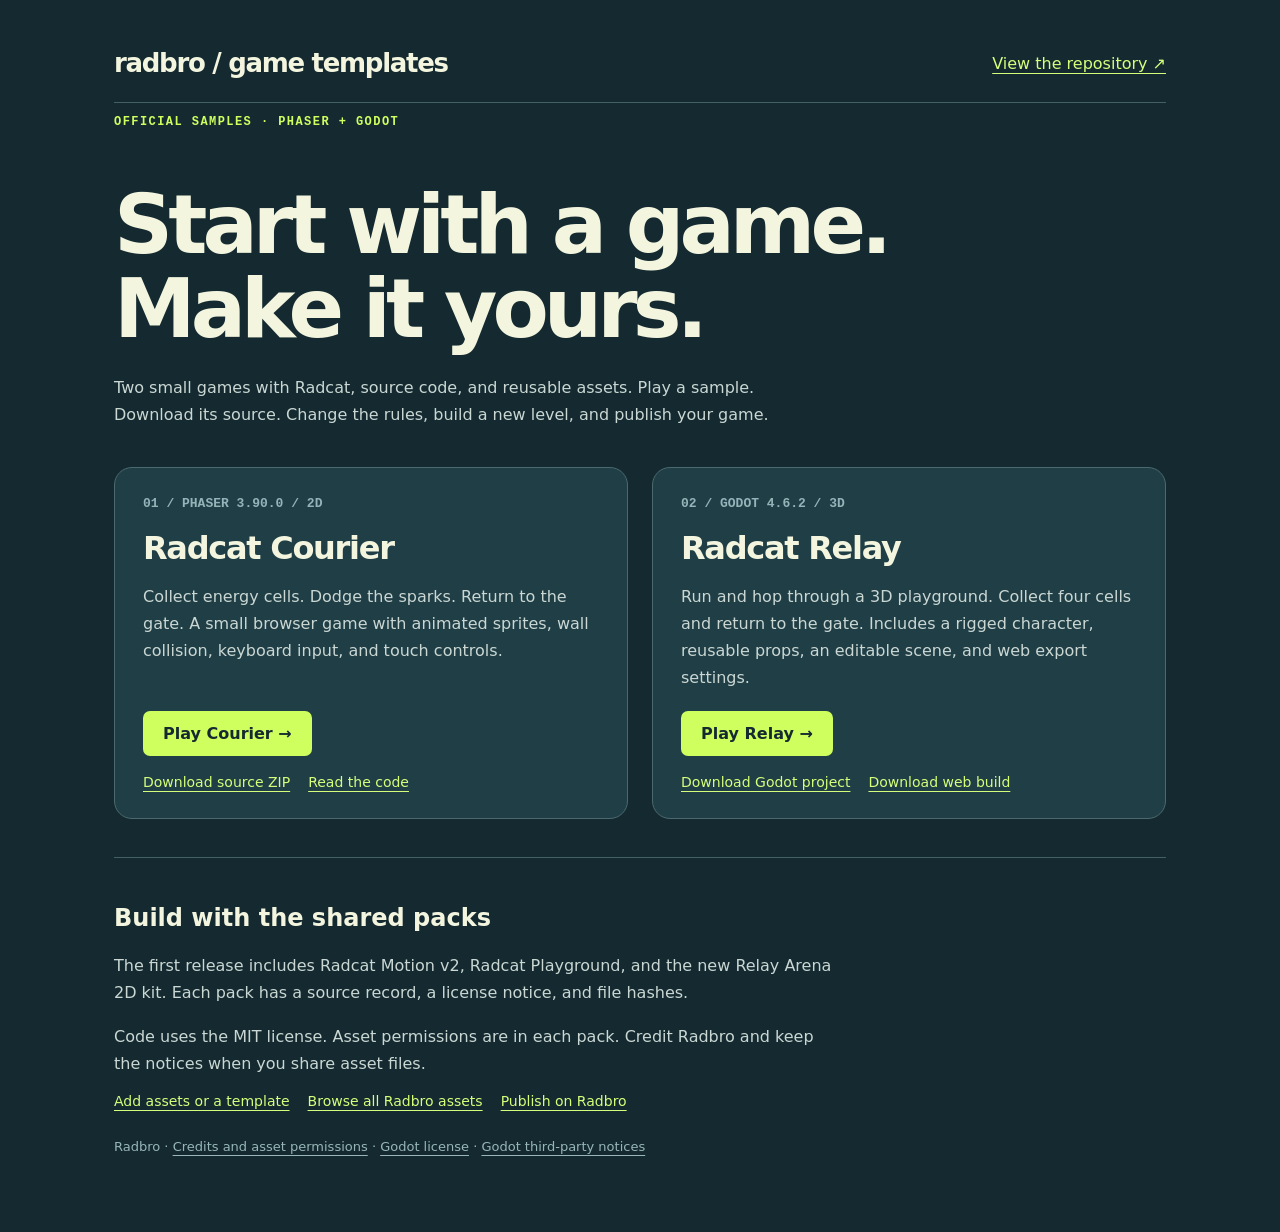
<file: index.html>
<!doctype html>
<html lang="en">
<head>
<meta charset="utf-8"><meta name="viewport" content="width=device-width,initial-scale=1">
<title>Official Radbro Game Templates</title>
<link rel="icon" href="data:image/svg+xml,%3Csvg xmlns='http://www.w3.org/2000/svg' viewBox='0 0 64 64'%3E%3Crect width='64' height='64' rx='16' fill='%23ceff5f'/%3E%3Ctext x='16' y='47' font-size='44'%3ER%3C/text%3E%3C/svg%3E">
<style>
:root{color-scheme:dark;font-family:system-ui,sans-serif;background:#142a30;color:#f3f5df}*{box-sizing:border-box}body{margin:0}main{max-width:1100px;margin:auto;padding:48px 24px}a{color:#d5ff7b;text-underline-offset:4px}header{display:flex;justify-content:space-between;gap:20px;align-items:center;border-bottom:1px solid #436067;padding-bottom:24px}.brand{font-weight:850;letter-spacing:-.05em;font-size:26px}h1{font-size:clamp(42px,7vw,82px);line-height:1.02;letter-spacing:-.06em;max-width:850px;margin:54px 0 24px}p{line-height:1.7;max-width:720px;color:#cad7d3}.eyebrow{color:#ceff5f;letter-spacing:.12em;font:700 12px ui-monospace,monospace;text-transform:uppercase}.grid{display:grid;grid-template-columns:1fr 1fr;gap:24px;margin:38px 0}.card{background:#203e46;border:1px solid #4c6970;border-radius:18px;padding:28px;display:flex;flex-direction:column;align-items:flex-start}.number{font:700 13px ui-monospace,monospace;color:#94b4b9}.card h2{font-size:32px;letter-spacing:-.04em;margin:18px 0 0}.card p{flex:1}.play{display:inline-block;background:#ceff5f;color:#142a30;padding:13px 20px;border-radius:7px;text-decoration:none;font-weight:750;margin:4px 0 18px}.links{display:flex;gap:18px;flex-wrap:wrap;font-size:14px}.details{border-top:1px solid #436067;padding-top:26px;margin-top:38px}code{background:#0f2228;padding:3px 6px;border-radius:4px;font-size:13px}footer{padding:30px 0;color:#98b6b7;font-size:13px}footer a{color:inherit}@media(max-width:650px){.grid{grid-template-columns:1fr}main{padding:28px 20px}header{align-items:flex-start;flex-direction:column}h1{margin-top:36px}}
</style>
</head>
<body><main>
<header><span class="brand">radbro / game templates</span><a href="https://github.com/radbro/game-templates">View the repository ↗</a></header>
<p class="eyebrow">Official samples · Phaser + Godot</p>
<h1>Start with a game.<br>Make it yours.</h1>
<p>Two small games with Radcat, source code, and reusable assets. Play a sample. Download its source. Change the rules, build a new level, and publish your game.</p>
<div class="grid">
<article class="card"><span class="number">01 / PHASER 3.90.0 / 2D</span><h2>Radcat Courier</h2><p>Collect energy cells. Dodge the sparks. Return to the gate. A small browser game with animated sprites, wall collision, keyboard input, and touch controls.</p><a class="play" href="phaser-radcat-courier/index.html">Play Courier →</a><div class="links"><a href="https://github.com/radbro/game-templates/releases/download/v0.1.1/phaser-radcat-courier-source.zip" download>Download source ZIP</a><a href="https://github.com/radbro/game-templates/tree/main/templates/phaser-radcat-courier">Read the code</a></div></article>
<article class="card"><span class="number">02 / GODOT 4.6.2 / 3D</span><h2>Radcat Relay</h2><p>Run and hop through a 3D playground. Collect four cells and return to the gate. Includes a rigged character, reusable props, an editable scene, and web export settings.</p><a class="play" href="godot-radcat-relay/index.html">Play Relay →</a><div class="links"><a href="https://github.com/radbro/game-templates/releases/download/v0.1.1/godot-radcat-relay-source.zip" download>Download Godot project</a><a href="https://github.com/radbro/game-templates/releases/download/v0.1.1/godot-radcat-relay-web.zip" download>Download web build</a></div></article>
</div>
<section class="details"><h2>Build with the shared packs</h2><p>The first release includes Radcat Motion v2, Radcat Playground, and the new Relay Arena 2D kit. Each pack has a source record, a license notice, and file hashes.</p><p>Code uses the MIT license. Asset permissions are in each pack. Credit Radbro and keep the notices when you share asset files.</p><div class="links"><a href="https://github.com/radbro/game-templates/blob/main/docs/adding-assets.md">Add assets or a template</a><a href="https://radbro.gg/assets">Browse all Radbro assets</a><a href="https://radbro.gg/build">Publish on Radbro</a></div></section>
<footer>Radbro · <a href="https://github.com/radbro/game-templates/blob/main/CREDITS.md">Credits and asset permissions</a> · <a href="GODOT-LICENSE.txt">Godot license</a> · <a href="GODOT-COPYRIGHT.txt">Godot third-party notices</a></footer>
</main></body></html>
</file>
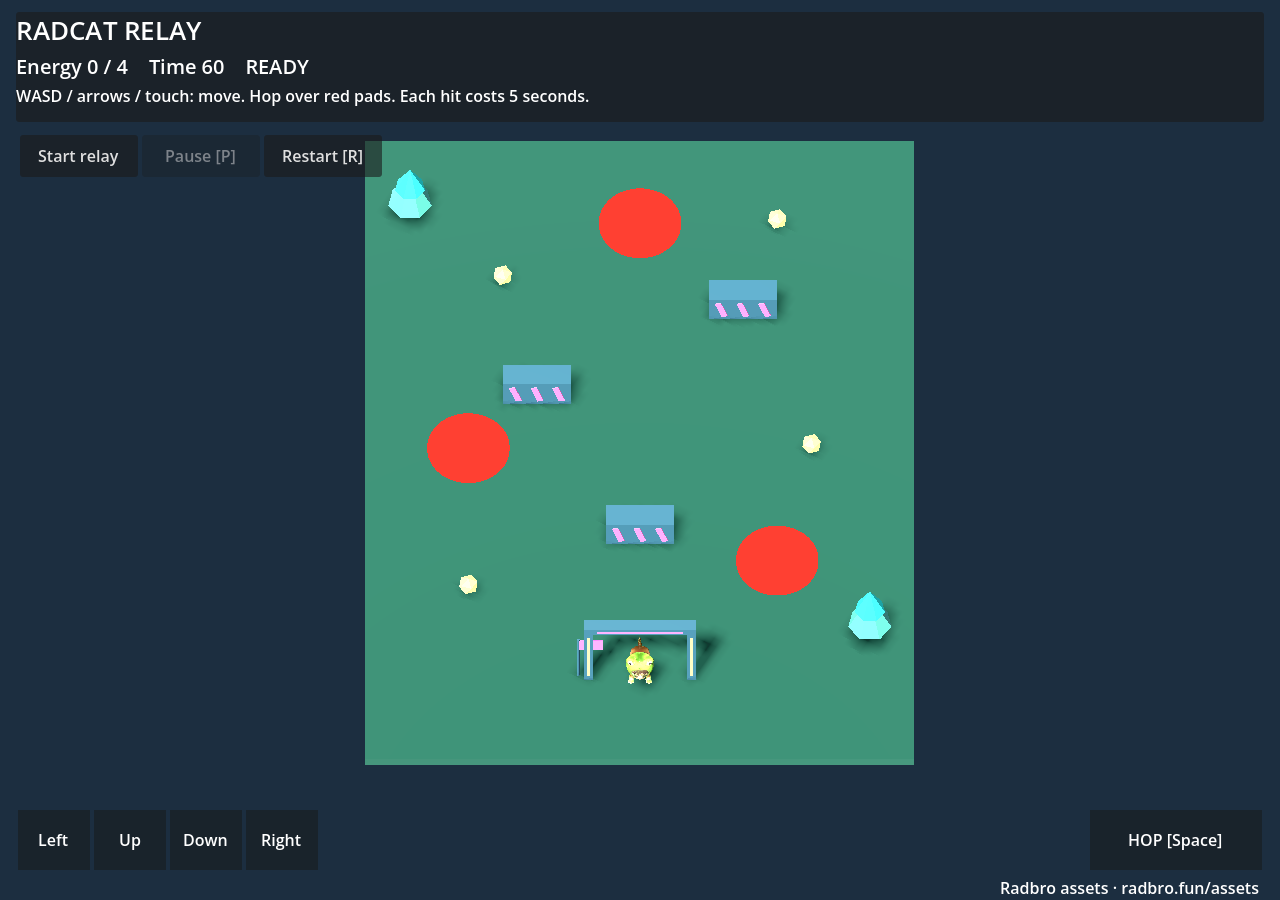
<file: godot-radcat-relay/index.html>
<!DOCTYPE html>
<html lang="en">
	<head>
		<meta charset="utf-8">
		<meta name="viewport" content="width=device-width, user-scalable=no, initial-scale=1.0">
		<title>Radcat Relay — Godot</title>
		<style>
html, body, #canvas {
	margin: 0;
	padding: 0;
	border: 0;
}

body {
	color: white;
	background-color: black;
	overflow: hidden;
	touch-action: none;
}

#canvas {
	display: block;
}

#canvas:focus {
	outline: none;
}

#status, #status-splash, #status-progress {
	position: absolute;
	left: 0;
	right: 0;
}

#status, #status-splash {
	top: 0;
	bottom: 0;
}

#status {
	background-color: #242424;
	display: flex;
	flex-direction: column;
	justify-content: center;
	align-items: center;
	visibility: hidden;
}

#status-splash {
	max-height: 100%;
	max-width: 100%;
	margin: auto;
}

#status-splash.show-image--false {
	display: none;
}

#status-splash.fullsize--true {
	height: 100%;
	width: 100%;
	object-fit: contain;
}

#status-splash.use-filter--false {
	image-rendering: pixelated;
}

#status-progress, #status-notice {
	display: none;
}

#status-progress {
	bottom: 10%;
	width: 50%;
	margin: 0 auto;
}

#status-notice {
	background-color: #5b3943;
	border-radius: 0.5rem;
	border: 1px solid #9b3943;
	color: #e0e0e0;
	font-family: 'Noto Sans', 'Droid Sans', Arial, sans-serif;
	line-height: 1.3;
	margin: 0 2rem;
	overflow: hidden;
	padding: 1rem;
	text-align: center;
	z-index: 1;
}
		</style>
		<link id="-gd-engine-icon" rel="icon" type="image/png" href="index.icon.png" />
<link rel="apple-touch-icon" href="index.apple-touch-icon.png"/>

	</head>
	<body>
		<canvas id="canvas">
			Your browser does not support the canvas tag.
		</canvas>

		<noscript>
			Your browser does not support JavaScript.
		</noscript>

		<div id="status">
			<img id="status-splash" class="show-image--true fullsize--true use-filter--true" src="index.png" alt="">
			<progress id="status-progress"></progress>
			<div id="status-notice"></div>
		</div>

		<script src="index.js"></script>
		<script>
const GODOT_CONFIG = {"args":[],"canvasResizePolicy":2,"emscriptenPoolSize":8,"ensureCrossOriginIsolationHeaders":true,"executable":"index","experimentalVK":false,"fileSizes":{"index.pck":28250500,"index.wasm":37695054},"focusCanvas":true,"gdextensionLibs":[],"godotPoolSize":4};
const GODOT_THREADS_ENABLED = false;
const engine = new Engine(GODOT_CONFIG);

(function () {
	const statusOverlay = document.getElementById('status');
	const statusProgress = document.getElementById('status-progress');
	const statusNotice = document.getElementById('status-notice');

	let initializing = true;
	let statusMode = '';

	function setStatusMode(mode) {
		if (statusMode === mode || !initializing) {
			return;
		}
		if (mode === 'hidden') {
			statusOverlay.remove();
			initializing = false;
			return;
		}
		statusOverlay.style.visibility = 'visible';
		statusProgress.style.display = mode === 'progress' ? 'block' : 'none';
		statusNotice.style.display = mode === 'notice' ? 'block' : 'none';
		statusMode = mode;
	}

	function setStatusNotice(text) {
		while (statusNotice.lastChild) {
			statusNotice.removeChild(statusNotice.lastChild);
		}
		const lines = text.split('\n');
		lines.forEach((line) => {
			statusNotice.appendChild(document.createTextNode(line));
			statusNotice.appendChild(document.createElement('br'));
		});
	}

	function displayFailureNotice(err) {
		console.error(err);
		if (err instanceof Error) {
			setStatusNotice(err.message);
		} else if (typeof err === 'string') {
			setStatusNotice(err);
		} else {
			setStatusNotice('An unknown error occurred.');
		}
		setStatusMode('notice');
		initializing = false;
	}

	const missing = Engine.getMissingFeatures({
		threads: GODOT_THREADS_ENABLED,
	});

	if (missing.length !== 0) {
		if (GODOT_CONFIG['serviceWorker'] && GODOT_CONFIG['ensureCrossOriginIsolationHeaders'] && 'serviceWorker' in navigator) {
			let serviceWorkerRegistrationPromise;
			try {
				serviceWorkerRegistrationPromise = navigator.serviceWorker.getRegistration();
			} catch (err) {
				serviceWorkerRegistrationPromise = Promise.reject(new Error('Service worker registration failed.'));
			}
			// There's a chance that installing the service worker would fix the issue
			Promise.race([
				serviceWorkerRegistrationPromise.then((registration) => {
					if (registration != null) {
						return Promise.reject(new Error('Service worker already exists.'));
					}
					return registration;
				}).then(() => engine.installServiceWorker()),
				// For some reason, `getRegistration()` can stall
				new Promise((resolve) => {
					setTimeout(() => resolve(), 2000);
				}),
			]).then(() => {
				// Reload if there was no error.
				window.location.reload();
			}).catch((err) => {
				console.error('Error while registering service worker:', err);
			});
		} else {
			// Display the message as usual
			const missingMsg = 'Error\nThe following features required to run Godot projects on the Web are missing:\n';
			displayFailureNotice(missingMsg + missing.join('\n'));
		}
	} else {
		setStatusMode('progress');
		engine.startGame({
			'onProgress': function (current, total) {
				if (current > 0 && total > 0) {
					statusProgress.value = current;
					statusProgress.max = total;
				} else {
					statusProgress.removeAttribute('value');
					statusProgress.removeAttribute('max');
				}
			},
		}).then(() => {
			setStatusMode('hidden');
		}, displayFailureNotice);
	}
}());
		</script>
	</body>
</html>
</file>
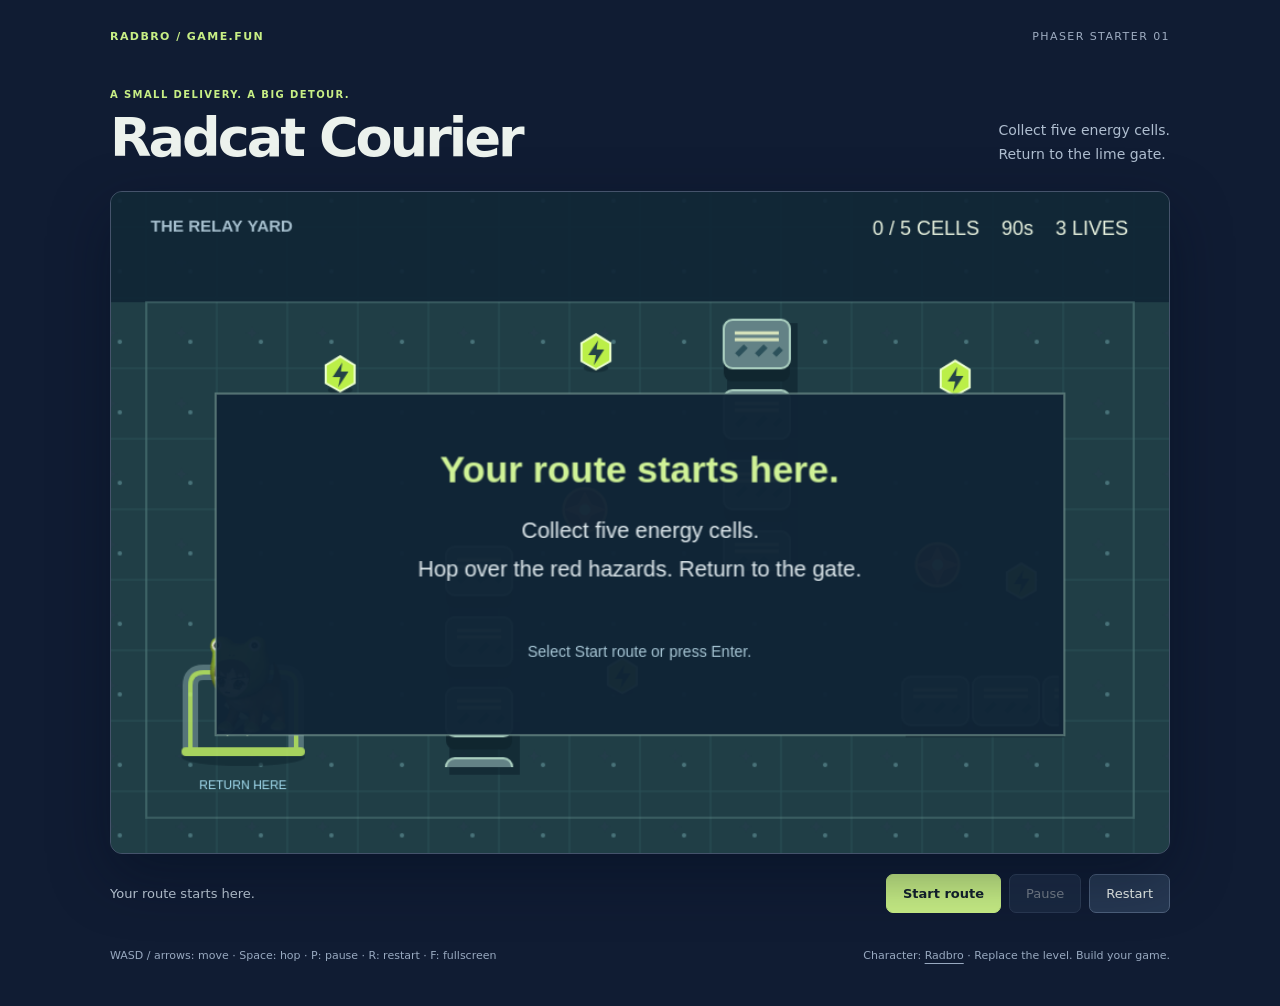
<file: phaser-radcat-courier/index.html>
<!doctype html>
<html lang="en">
<head>
  <meta charset="utf-8"><meta name="viewport" content="width=device-width, initial-scale=1, viewport-fit=cover">
  <link rel="icon" href="data:image/svg+xml,%3Csvg xmlns=%27http://www.w3.org/2000/svg%27 viewBox=%270 0 32 32%27%3E%3Crect width=%2732%27 height=%2732%27 rx=%278%27 fill=%27%23c8ef85%27/%3E%3Ctext x=%278%27 y=%2724%27 font-size=%2724%27%3ER%3C/text%3E%3C/svg%3E">
  <meta name="theme-color" content="#101c33"><title>Radcat Courier · Game.fun</title>
  <link rel="stylesheet" href="style.css">
</head>
<body>
  <main>
    <header><a href="https://radbro.fun/assets" target="_blank" rel="noopener">RADBRO / GAME.FUN</a><span>PHASER STARTER 01</span></header>
    <section class="intro"><div><p class="eyebrow">A SMALL DELIVERY. A BIG DETOUR.</p><h1>Radcat Courier</h1></div><p>Collect five energy cells.<br>Return to the lime gate.</p></section>
    <div class="game-shell"><div id="game" aria-label="Radcat Courier game"></div><p id="loading" role="status">Loading the route…</p></div>
    <div class="toolbar"><p id="status" role="status" aria-live="polite">Select Start route to play.</p><div><button id="start" disabled>Start route</button><button id="pause" disabled>Pause</button><button id="restart" disabled>Restart</button></div></div>
    <div class="touch-controls" aria-label="Touch controls">
      <div class="dpad"><button data-input="up" aria-label="Move up">↑</button><button data-input="left" aria-label="Move left">←</button><button data-input="down" aria-label="Move down">↓</button><button data-input="right" aria-label="Move right">→</button></div><button data-input="hop" class="hop">Hop</button>
    </div>
    <footer><p>WASD / arrows: move · Space: hop · P: pause · R: restart · F: fullscreen</p><p>Character: <a href="https://radbro.fun/assets" target="_blank" rel="noopener">Radbro</a> · Replace the level. Build your game.</p></footer>
  </main>
  <script src="vendor/phaser.min.js"></script><script type="module" src="main.mjs"></script>
</body>
</html>
</file>
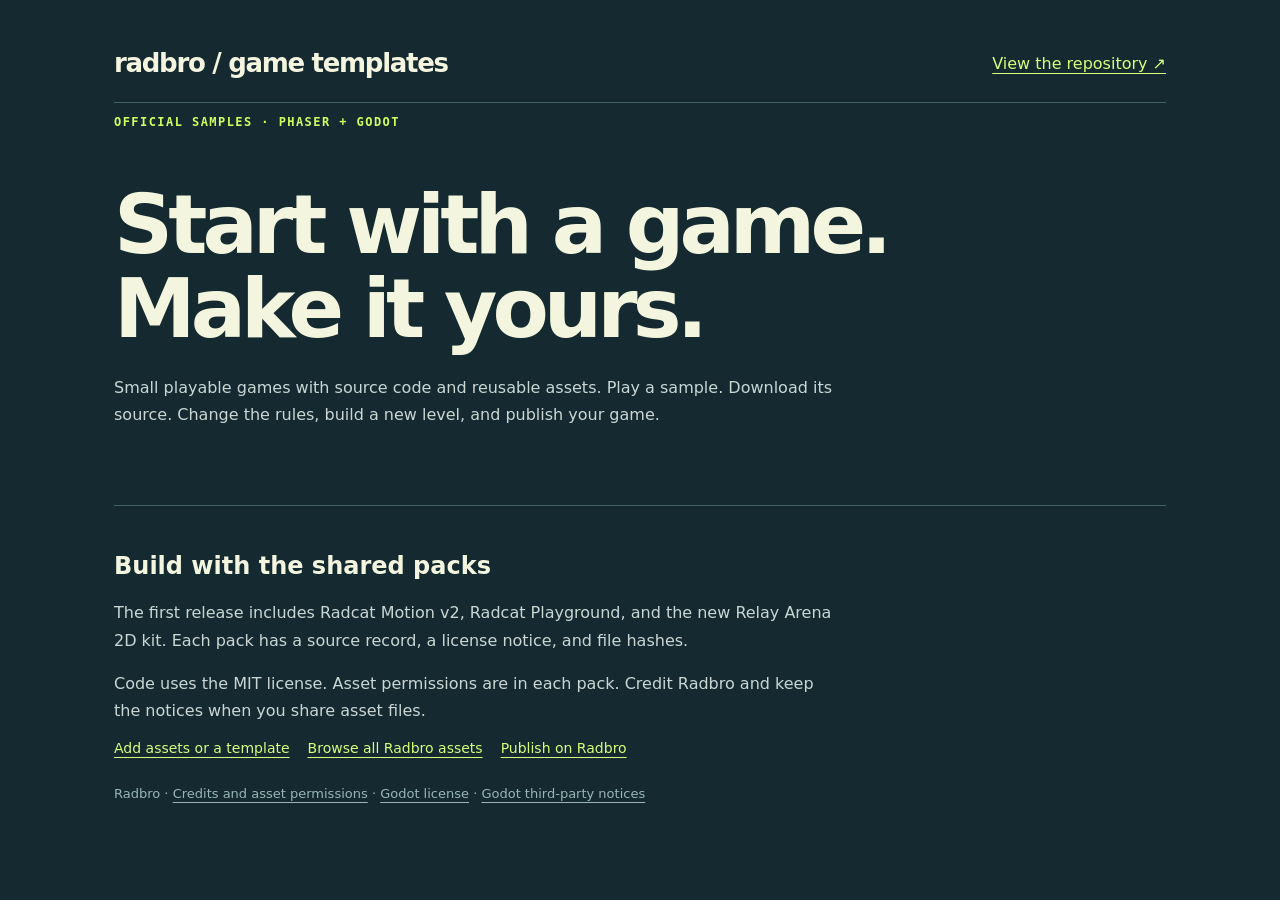
<file: site.html>
<!doctype html>
<html lang="en">
<head>
<meta charset="utf-8"><meta name="viewport" content="width=device-width,initial-scale=1">
<title>Official Radbro Game Templates</title>
<link rel="icon" href="data:image/svg+xml,%3Csvg xmlns='http://www.w3.org/2000/svg' viewBox='0 0 64 64'%3E%3Crect width='64' height='64' rx='16' fill='%23ceff5f'/%3E%3Ctext x='16' y='47' font-size='44'%3ER%3C/text%3E%3C/svg%3E">
<style>
:root{color-scheme:dark;font-family:system-ui,sans-serif;background:#142a30;color:#f3f5df}*{box-sizing:border-box}body{margin:0}main{max-width:1100px;margin:auto;padding:48px 24px}a{color:#d5ff7b;text-underline-offset:4px}header{display:flex;justify-content:space-between;gap:20px;align-items:center;border-bottom:1px solid #436067;padding-bottom:24px}.brand{font-weight:850;letter-spacing:-.05em;font-size:26px}h1{font-size:clamp(42px,7vw,82px);line-height:1.02;letter-spacing:-.06em;max-width:850px;margin:54px 0 24px}p{line-height:1.7;max-width:720px;color:#cad7d3}.eyebrow{color:#ceff5f;letter-spacing:.12em;font:700 12px ui-monospace,monospace;text-transform:uppercase}.grid{display:grid;grid-template-columns:1fr 1fr;gap:24px;margin:38px 0}.card{background:#203e46;border:1px solid #4c6970;border-radius:18px;padding:28px;display:flex;flex-direction:column;align-items:flex-start}.number{font:700 13px ui-monospace,monospace;color:#94b4b9}.card h2{font-size:32px;letter-spacing:-.04em;margin:18px 0 0}.card p{flex:1}.play{display:inline-block;background:#ceff5f;color:#142a30;padding:13px 20px;border-radius:7px;text-decoration:none;font-weight:750;margin:4px 0 18px}.links{display:flex;gap:18px;flex-wrap:wrap;font-size:14px}.details{border-top:1px solid #436067;padding-top:26px;margin-top:38px}code{background:#0f2228;padding:3px 6px;border-radius:4px;font-size:13px}footer{padding:30px 0;color:#98b6b7;font-size:13px}footer a{color:inherit}@media(max-width:650px){.grid{grid-template-columns:1fr}main{padding:28px 20px}header{align-items:flex-start;flex-direction:column}h1{margin-top:36px}}
</style>
</head>
<body><main>
<header><span class="brand">radbro / game templates</span><a href="https://github.com/radbro/game-templates">View the repository ↗</a></header>
<p class="eyebrow">Official samples · Phaser + Godot</p>
<h1>Start with a game.<br>Make it yours.</h1>
<p>Small playable games with source code and reusable assets. Play a sample. Download its source. Change the rules, build a new level, and publish your game.</p>
<div class="grid">
<!-- TEMPLATE_CARDS -->
</div>
<section class="details"><h2>Build with the shared packs</h2><p>The first release includes Radcat Motion v2, Radcat Playground, and the new Relay Arena 2D kit. Each pack has a source record, a license notice, and file hashes.</p><p>Code uses the MIT license. Asset permissions are in each pack. Credit Radbro and keep the notices when you share asset files.</p><div class="links"><a href="https://github.com/radbro/game-templates/blob/main/docs/adding-assets.md">Add assets or a template</a><a href="https://radbro.gg/assets">Browse all Radbro assets</a><a href="https://radbro.gg/build">Publish on Radbro</a></div></section>
<footer>Radbro · <a href="https://github.com/radbro/game-templates/blob/main/CREDITS.md">Credits and asset permissions</a> · <a href="GODOT-LICENSE.txt">Godot license</a> · <a href="GODOT-COPYRIGHT.txt">Godot third-party notices</a></footer>
</main></body></html>
</file>
<file: phaser-radcat-courier/style.css>
:root { color-scheme: dark; font-family: Inter, ui-sans-serif, system-ui, sans-serif; color: #ecf2ed; background: #101c33; }
* { box-sizing: border-box; } body { margin: 0; } main { width: min(100% - 36px, 1060px); margin: 30px auto; }
header { display: flex; justify-content: space-between; gap: 12px; font-size: 11px; letter-spacing: .13em; color: #9fadc2; }
a { color: inherit; text-underline-offset: 4px; } header a { color: #c8ef85; text-decoration: none; font-weight: 800; }
.intro { display: flex; align-items: end; justify-content: space-between; gap: 24px; margin: 36px 0 24px; }
.eyebrow { color: #c8ef85; letter-spacing: .14em; font-size: 10px; font-weight: 700; } h1 { font-size: clamp(32px, 6vw, 54px); line-height: 1.05; letter-spacing: -.055em; margin: 10px 0 0; }
.intro > p { color: #afbed0; font-size: 14px; line-height: 1.7; margin: 0; }
.game-shell { position: relative; border: 1px solid #45536b; border-radius: 12px; overflow: hidden; background: #223c48; box-shadow: 0 22px 60px #030c1e66; }
#game { aspect-ratio: 8 / 5; width: 100%; } canvas { display: block; max-width: 100%; } #loading { position: absolute; inset: 40% 0 auto; text-align: center; pointer-events: none; }
.toolbar { display: flex; align-items: center; justify-content: space-between; gap: 12px; margin-top: 16px; min-height: 48px; } .toolbar p { font-size: 13px; color: #becbd8; margin: 0; } .toolbar > div { display: flex; gap: 8px; }
button { background: #263852; color: #ecf2ed; padding: 11px 16px; border: 1px solid #4d607b; border-radius: 7px; font: inherit; font-size: 13px; cursor: pointer; touch-action: none; user-select: none; }
button:focus-visible { outline: 3px solid #f8d66b; outline-offset: 3px; } button:hover:not(:disabled), button.held { background: #3e5271; } button:disabled { opacity: .4; cursor: default; } #start { color: #13212c; background: #c8ef85; border-color: #c8ef85; font-weight: 700; }
.touch-controls { display: flex; justify-content: space-between; margin-top: 14px; gap: 12px; } .dpad { display: grid; grid-template-columns: repeat(3, 48px); grid-template-rows: repeat(2, 44px); gap: 5px; } .dpad button { padding: 0; font-size: 23px; } [data-input=up] { grid-column: 2; } [data-input=left] { grid-column: 1; } .hop { min-width: 90px; align-self: end; height: 48px; background: #454259; border-color: #807b9b; }
footer { display: flex; justify-content: space-between; flex-wrap: wrap; gap: 0 20px; margin-top: 18px; color: #98a9c0; font-size: 11px; line-height: 1.6; }
@media (min-width: 800px) and (pointer: fine) { .touch-controls { display: none; } }
@media (max-width: 600px) { main { width: calc(100% - 20px); margin: 18px auto; } header { font-size: 9px; } .intro { margin: 26px 0 18px; gap: 12px; } .intro > p { font-size: 11px; } .eyebrow { font-size: 8px; } .toolbar { flex-wrap: wrap; } .toolbar > div { width: 100%; } .toolbar button { flex: 1; } }
</file>
